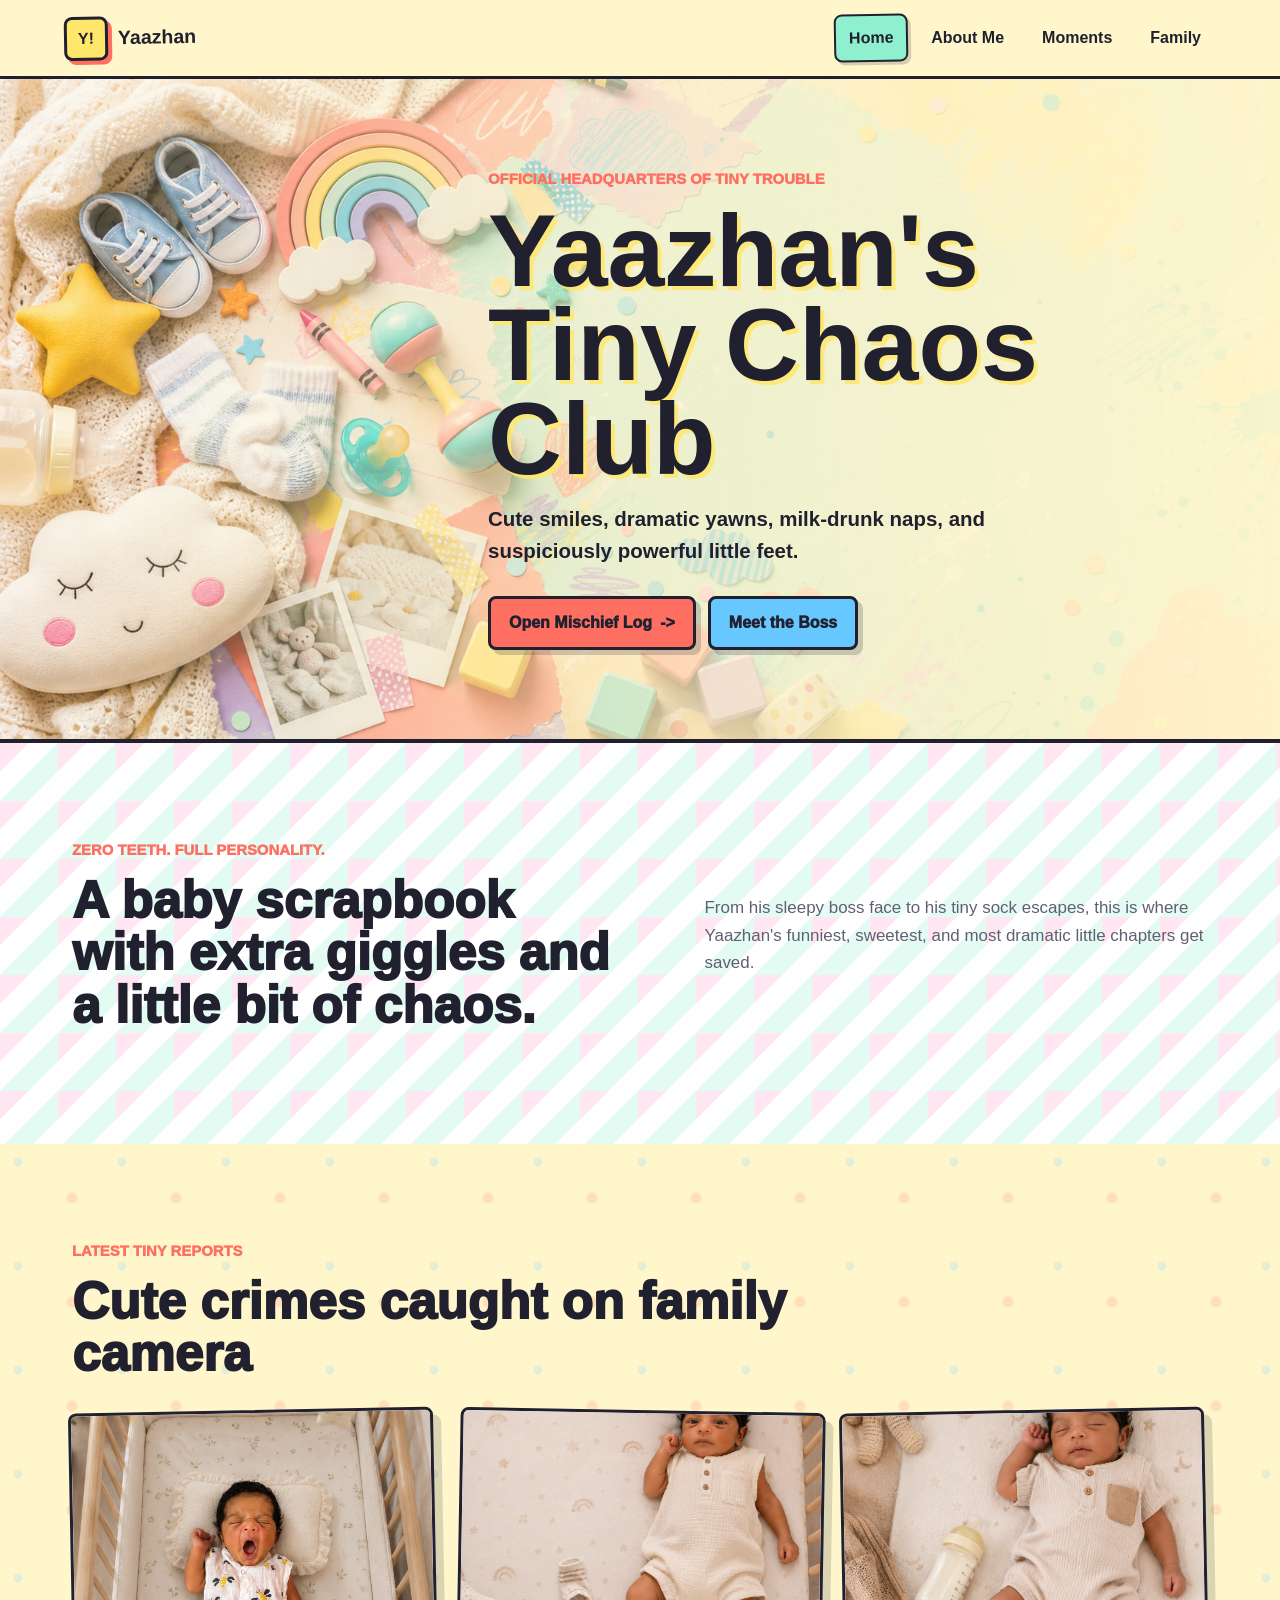
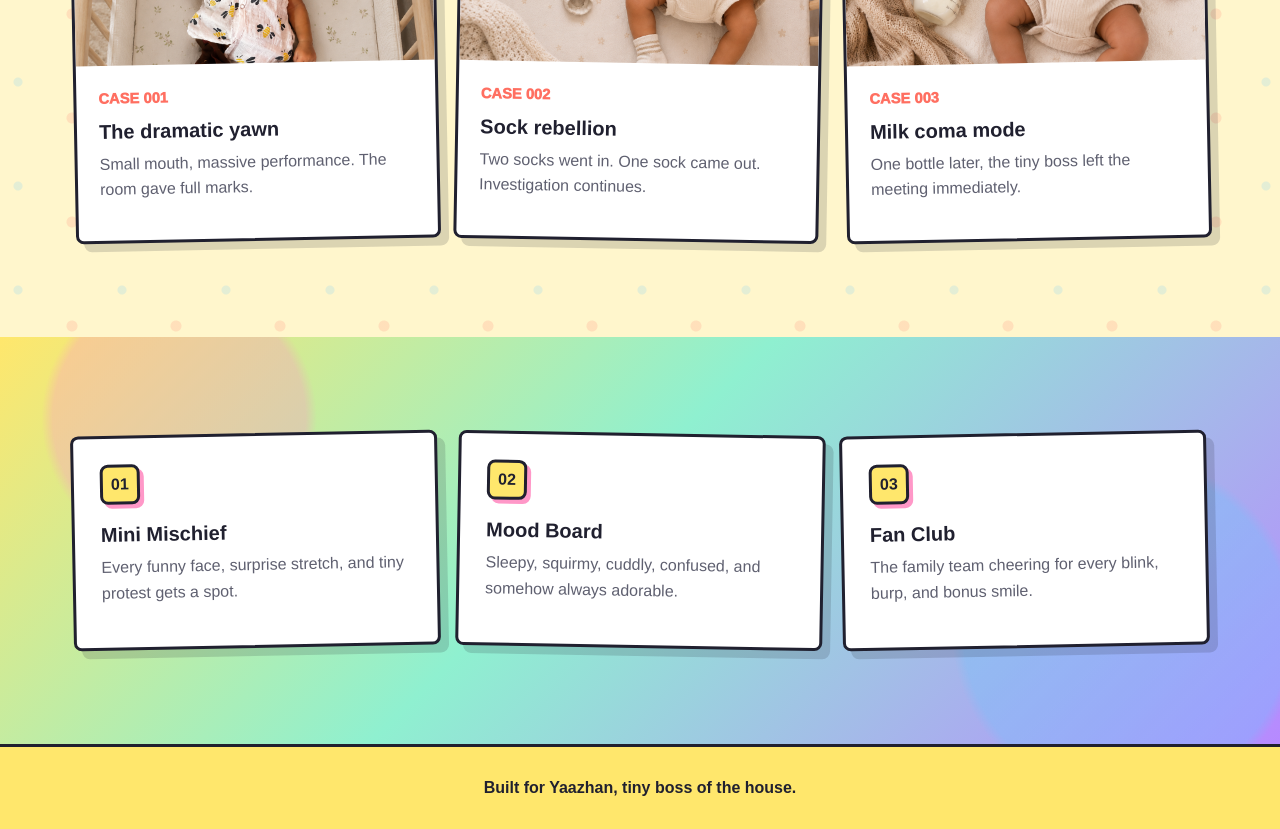
<file: index.html>
<!DOCTYPE html>
<html lang="en">
<head>
  <meta charset="UTF-8">
  <meta name="viewport" content="width=device-width, initial-scale=1.0">
  <title>Yaazhan | Tiny Chaos Club</title>
  <meta name="description" content="A playful portfolio site for baby Yaazhan's cute, funny, and mischievous little moments.">
  <link rel="stylesheet" href="styles.css">
</head>
<body>
  <header class="site-header">
    <a class="brand" href="index.html" aria-label="Yaazhan home">
      <span class="brand-mark">Y!</span>
      <span class="brand-name">Yaazhan</span>
    </a>
    <button class="menu-toggle" type="button" aria-expanded="false" aria-controls="site-nav">
      <span></span>
      <span></span>
      <span></span>
      <span class="visually-hidden">Menu</span>
    </button>
    <nav class="site-nav" id="site-nav" aria-label="Main navigation">
      <a class="active" href="index.html">Home</a>
      <a href="about.html">About Me</a>
      <a href="moments.html">Moments</a>
      <a href="family.html">Family</a>
    </nav>
  </header>

  <main>
    <section class="hero home-hero">
      <div class="hero-copy">
        <p class="eyebrow">Official headquarters of tiny trouble</p>
        <h1>Yaazhan's Tiny Chaos Club</h1>
        <p class="hero-text">Cute smiles, dramatic yawns, milk-drunk naps, and suspiciously powerful little feet.</p>
        <div class="hero-actions">
          <a class="button primary" href="moments.html">Open Mischief Log <span aria-hidden="true">-&gt;</span></a>
          <a class="button secondary" href="about.html">Meet the Boss</a>
        </div>
      </div>
    </section>

    <section class="section intro-band">
      <div class="section-inner split">
        <div>
          <p class="eyebrow">Zero teeth. Full personality.</p>
          <h2>A baby scrapbook with extra giggles and a little bit of chaos.</h2>
        </div>
        <p>From his sleepy boss face to his tiny sock escapes, this is where Yaazhan's funniest, sweetest, and most dramatic little chapters get saved.</p>
      </div>
    </section>

    <section class="section">
      <div class="section-inner">
        <div class="section-heading">
          <p class="eyebrow">Latest tiny reports</p>
          <h2>Cute crimes caught on family camera</h2>
        </div>
        <div class="card-grid three">
          <article class="moment-card">
            <img src="assets/image1.png" alt="Playful baby keepsakes and scrapbook crafts for Yaazhan">
            <div class="card-body">
              <p class="date-label">Case 001</p>
              <h3>The dramatic yawn</h3>
              <p>Small mouth, massive performance. The room gave full marks.</p>
            </div>
          </article>
          <article class="moment-card">
            <img class="crop-left" src="assets/image2.png" alt="Tiny baby shoes, toys, and colorful craft paper">
            <div class="card-body">
              <p class="date-label">Case 002</p>
              <h3>Sock rebellion</h3>
              <p>Two socks went in. One sock came out. Investigation continues.</p>
            </div>
          </article>
          <article class="moment-card">
            <img class="crop-right" src="assets/image3.png" alt="Bright baby scrapbook with crayon scribbles and toys">
            <div class="card-body">
              <p class="date-label">Case 003</p>
              <h3>Milk coma mode</h3>
              <p>One bottle later, the tiny boss left the meeting immediately.</p>
            </div>
          </article>
        </div>
      </div>
    </section>

    <section class="section color-band">
      <div class="section-inner keepsake-row">
        <div class="keepsake">
          <span>01</span>
          <h3>Mini Mischief</h3>
          <p>Every funny face, surprise stretch, and tiny protest gets a spot.</p>
        </div>
        <div class="keepsake">
          <span>02</span>
          <h3>Mood Board</h3>
          <p>Sleepy, squirmy, cuddly, confused, and somehow always adorable.</p>
        </div>
        <div class="keepsake">
          <span>03</span>
          <h3>Fan Club</h3>
          <p>The family team cheering for every blink, burp, and bonus smile.</p>
        </div>
      </div>
    </section>
  </main>

  <footer class="site-footer">
    <p>Built for Yaazhan, tiny boss of the house.</p>
  </footer>

  <script src="script.js"></script>
</body>
</html>
</file>
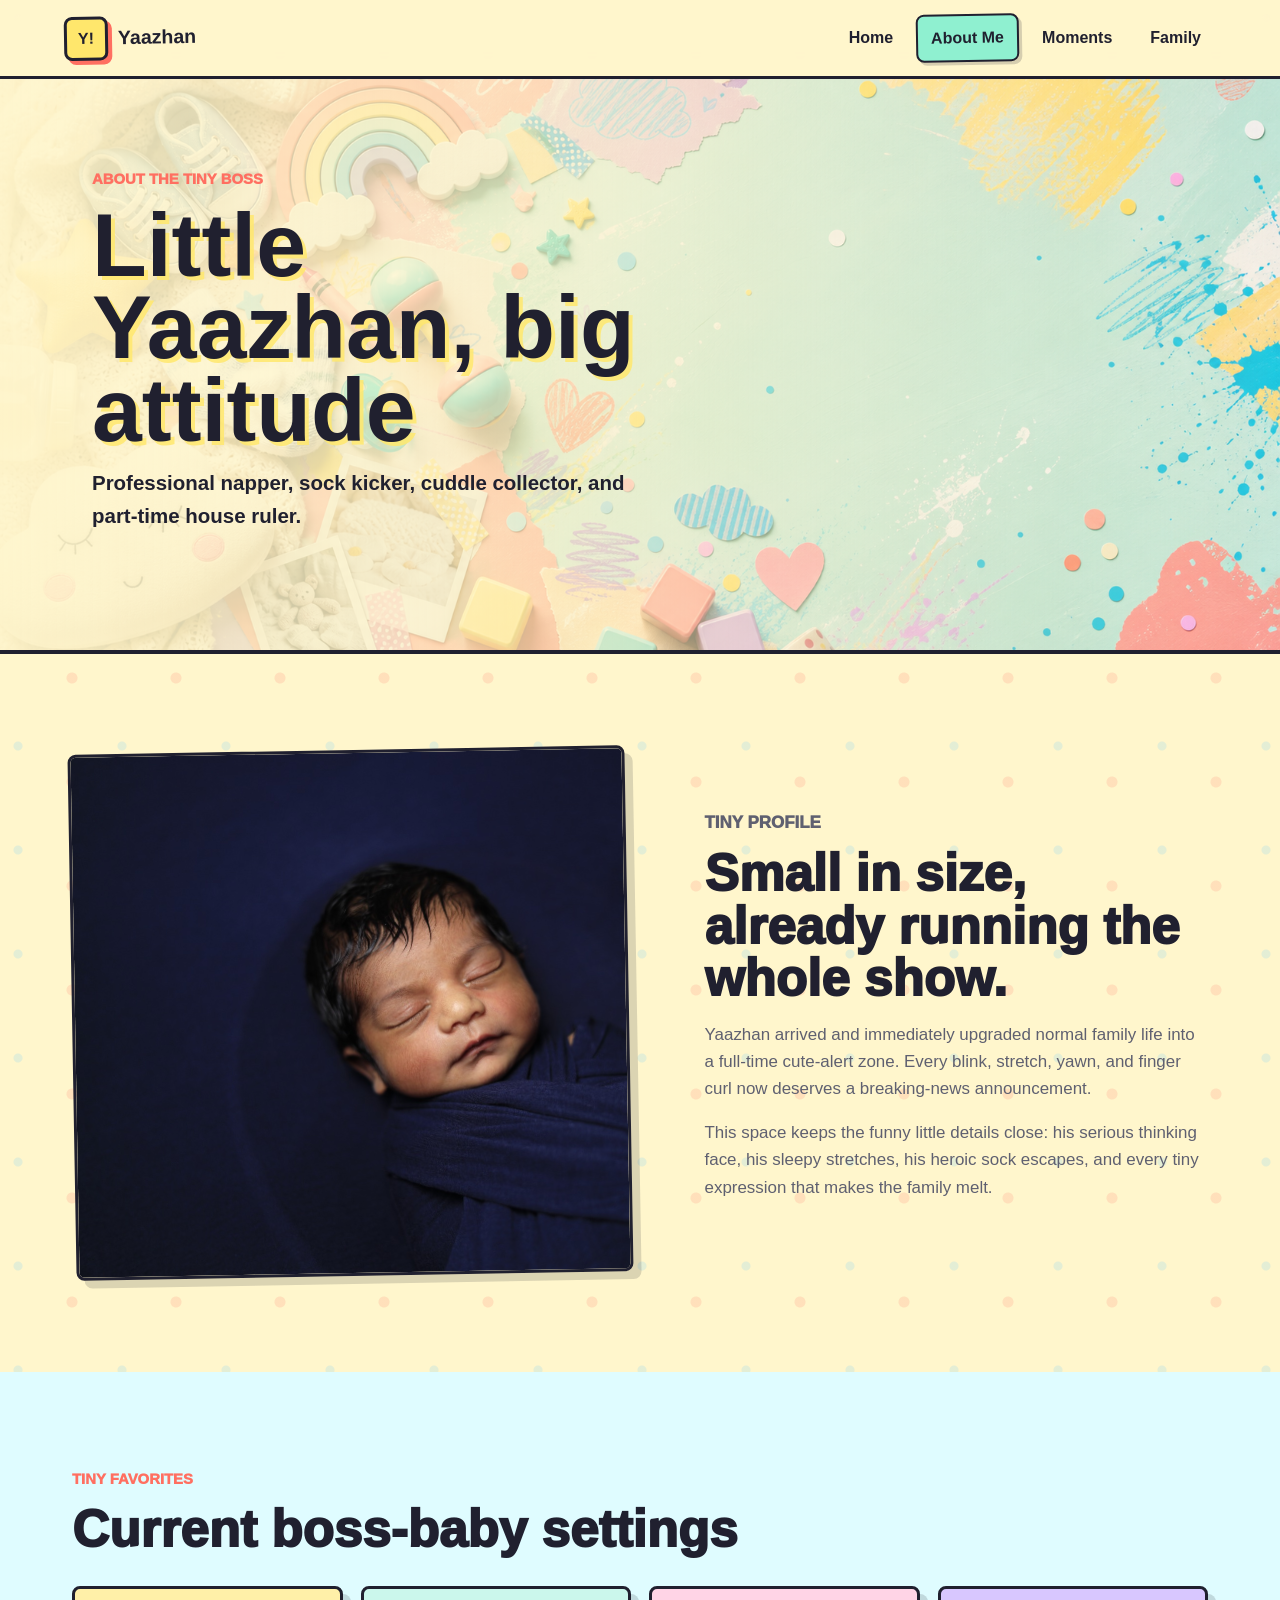
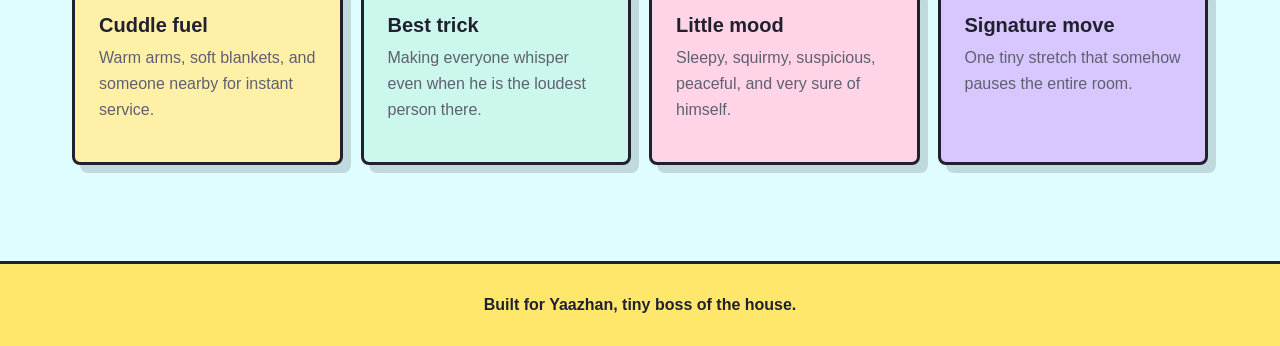
<file: about.html>
<!DOCTYPE html>
<html lang="en">
<head>
  <meta charset="UTF-8">
  <meta name="viewport" content="width=device-width, initial-scale=1.0">
  <title>About Me | Yaazhan</title>
  <meta name="description" content="About baby Yaazhan, his tiny personality, cute moods, and playful little chaos.">
  <link rel="stylesheet" href="styles.css">
</head>
<body>
  <header class="site-header">
    <a class="brand" href="index.html" aria-label="Yaazhan home">
      <span class="brand-mark">Y!</span>
      <span class="brand-name">Yaazhan</span>
    </a>
    <button class="menu-toggle" type="button" aria-expanded="false" aria-controls="site-nav">
      <span></span>
      <span></span>
      <span></span>
      <span class="visually-hidden">Menu</span>
    </button>
    <nav class="site-nav" id="site-nav" aria-label="Main navigation">
      <a href="index.html">Home</a>
      <a class="active" href="about.html">About Me</a>
      <a href="moments.html">Moments</a>
      <a href="family.html">Family</a>
    </nav>
  </header>

  <main>
    <section class="page-hero">
      <div class="hero-copy compact">
        <p class="eyebrow">About the tiny boss</p>
        <h1>Little Yaazhan, big attitude</h1>
        <p class="hero-text">Professional napper, sock kicker, cuddle collector, and part-time house ruler.</p>
      </div>
    </section>

    <section class="section">
      <div class="section-inner about-layout">
        <div class="portrait-panel">
          <img src="assets/image4.jpeg" alt="Playful baby keepsakes with toys, shoes, and colorful scrapbook paper">
        </div>
        <div class="about-copy">
          <p class="eyebrow">Tiny profile</p>
          <h2>Small in size, already running the whole show.</h2>
          <p>Yaazhan arrived and immediately upgraded normal family life into a full-time cute-alert zone. Every blink, stretch, yawn, and finger curl now deserves a breaking-news announcement.</p>
          <p>This space keeps the funny little details close: his serious thinking face, his sleepy stretches, his heroic sock escapes, and every tiny expression that makes the family melt.</p>
        </div>
      </div>
    </section>

    <section class="section soft-band">
      <div class="section-inner">
        <div class="section-heading">
          <p class="eyebrow">Tiny favorites</p>
          <h2>Current boss-baby settings</h2>
        </div>
        <div class="detail-grid">
          <article class="detail-card">
            <h3>Cuddle fuel</h3>
            <p>Warm arms, soft blankets, and someone nearby for instant service.</p>
          </article>
          <article class="detail-card">
            <h3>Best trick</h3>
            <p>Making everyone whisper even when he is the loudest person there.</p>
          </article>
          <article class="detail-card">
            <h3>Little mood</h3>
            <p>Sleepy, squirmy, suspicious, peaceful, and very sure of himself.</p>
          </article>
          <article class="detail-card">
            <h3>Signature move</h3>
            <p>One tiny stretch that somehow pauses the entire room.</p>
          </article>
        </div>
      </div>
    </section>
  </main>

  <footer class="site-footer">
    <p>Built for Yaazhan, tiny boss of the house.</p>
  </footer>

  <script src="script.js"></script>
</body>
</html>
</file>
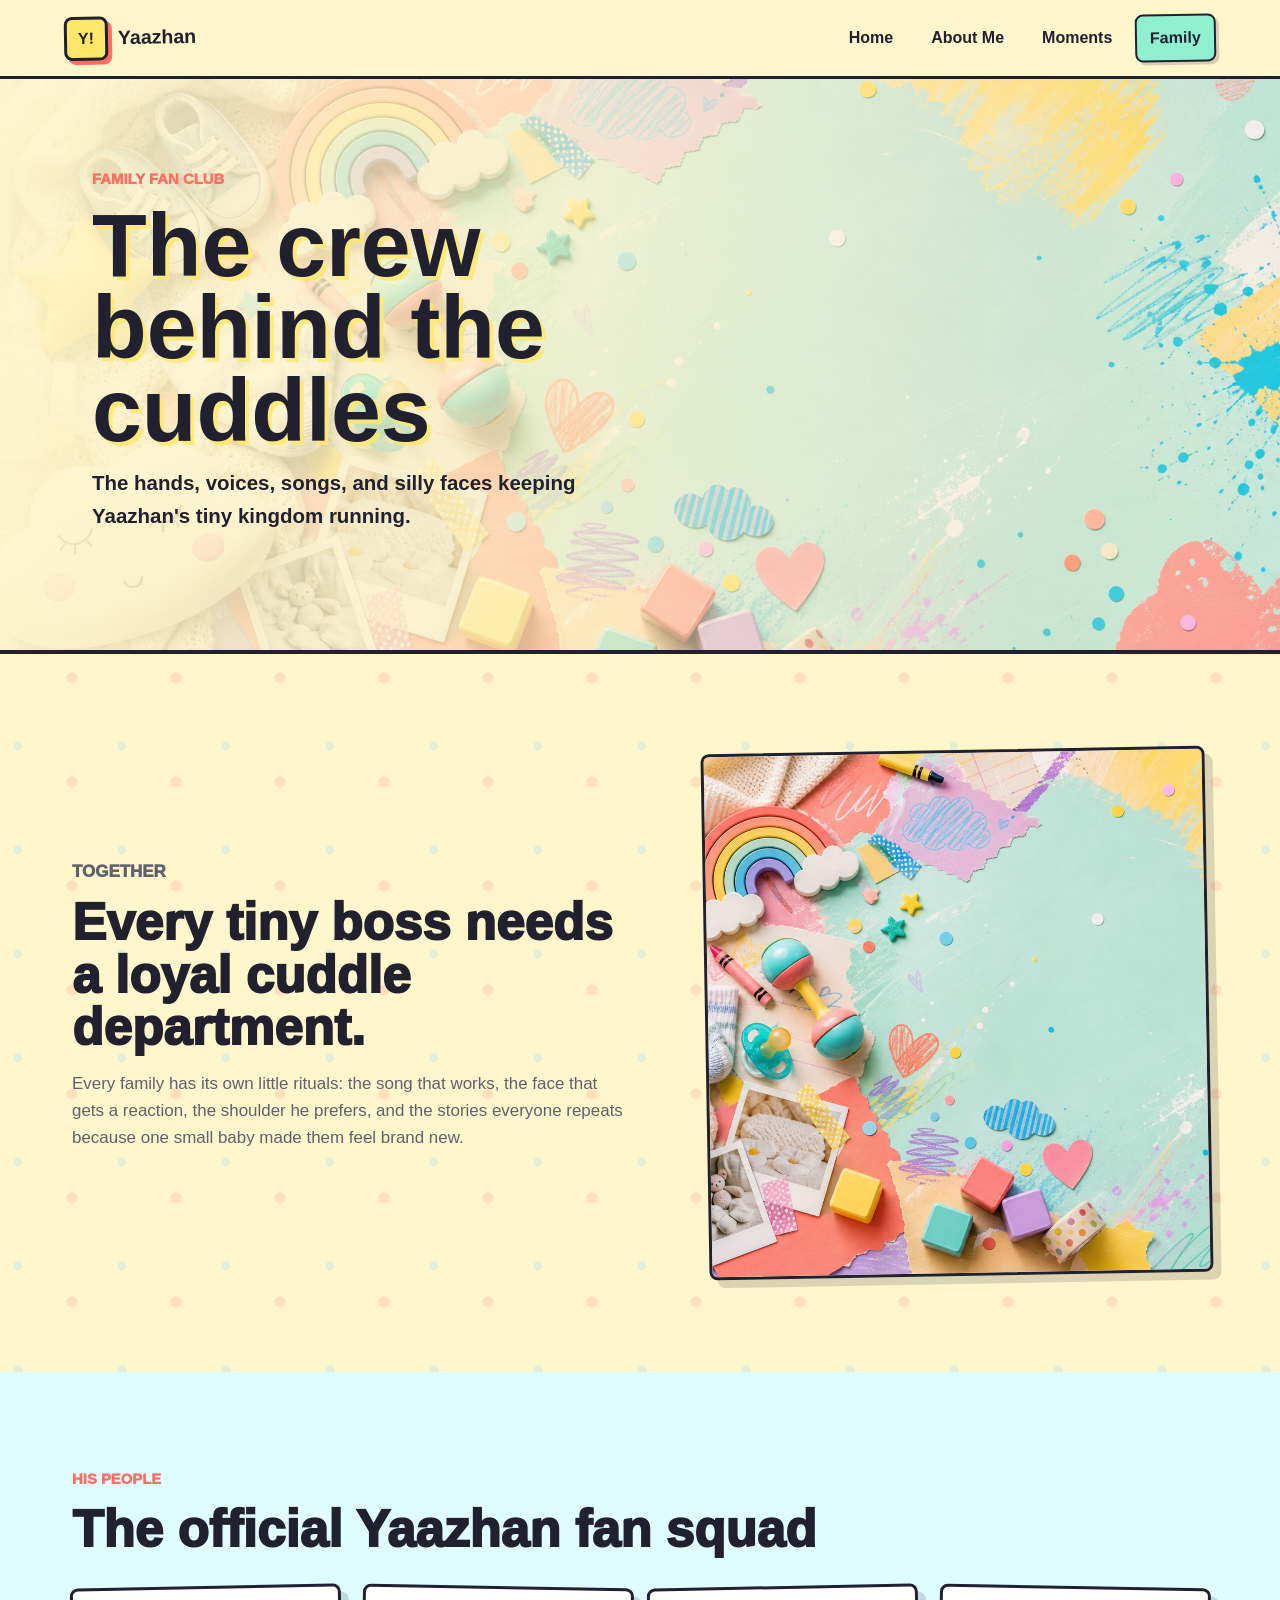
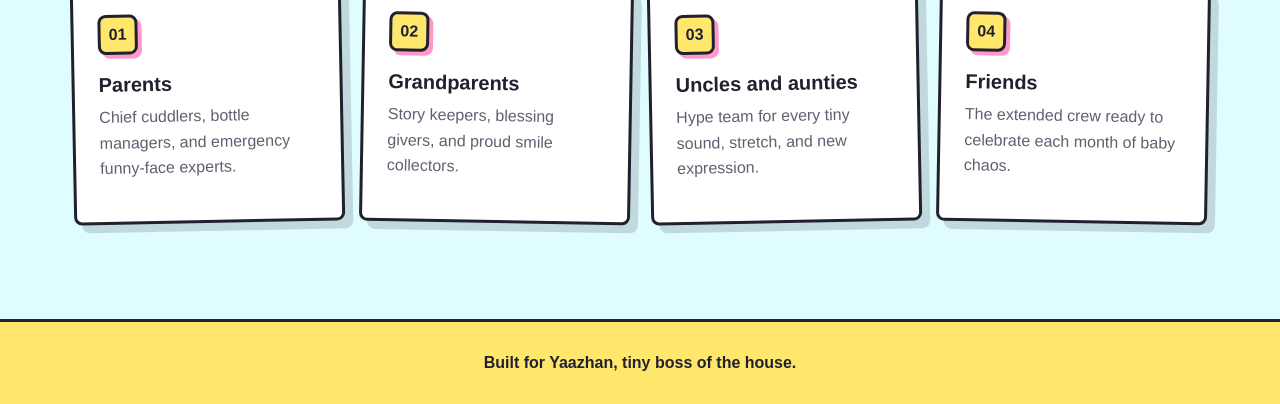
<file: family.html>
<!DOCTYPE html>
<html lang="en">
<head>
  <meta charset="UTF-8">
  <meta name="viewport" content="width=device-width, initial-scale=1.0">
  <title>Family | Yaazhan</title>
  <meta name="description" content="A playful family page for Yaazhan's parents, grandparents, and biggest fans.">
  <link rel="stylesheet" href="styles.css">
</head>
<body>
  <header class="site-header">
    <a class="brand" href="index.html" aria-label="Yaazhan home">
      <span class="brand-mark">Y!</span>
      <span class="brand-name">Yaazhan</span>
    </a>
    <button class="menu-toggle" type="button" aria-expanded="false" aria-controls="site-nav">
      <span></span>
      <span></span>
      <span></span>
      <span class="visually-hidden">Menu</span>
    </button>
    <nav class="site-nav" id="site-nav" aria-label="Main navigation">
      <a href="index.html">Home</a>
      <a href="about.html">About Me</a>
      <a href="moments.html">Moments</a>
      <a class="active" href="family.html">Family</a>
    </nav>
  </header>

  <main>
    <section class="page-hero">
      <div class="hero-copy compact">
        <p class="eyebrow">Family fan club</p>
        <h1>The crew behind the cuddles</h1>
        <p class="hero-text">The hands, voices, songs, and silly faces keeping Yaazhan's tiny kingdom running.</p>
      </div>
    </section>

    <section class="section">
      <div class="section-inner family-layout">
        <div>
          <p class="eyebrow">Together</p>
          <h2>Every tiny boss needs a loyal cuddle department.</h2>
          <p>Every family has its own little rituals: the song that works, the face that gets a reaction, the shoulder he prefers, and the stories everyone repeats because one small baby made them feel brand new.</p>
        </div>
        <div class="family-photo">
          <img src="assets/hero-yaazhan-playful.png" alt="Playful baby keepsakes and colorful scrapbook crafts">
        </div>
      </div>
    </section>

    <section class="section soft-band">
      <div class="section-inner">
        <div class="section-heading">
          <p class="eyebrow">His people</p>
          <h2>The official Yaazhan fan squad</h2>
        </div>
        <div class="family-grid">
          <article class="family-card">
            <span>01</span>
            <h3>Parents</h3>
            <p>Chief cuddlers, bottle managers, and emergency funny-face experts.</p>
          </article>
          <article class="family-card">
            <span>02</span>
            <h3>Grandparents</h3>
            <p>Story keepers, blessing givers, and proud smile collectors.</p>
          </article>
          <article class="family-card">
            <span>03</span>
            <h3>Uncles and aunties</h3>
            <p>Hype team for every tiny sound, stretch, and new expression.</p>
          </article>
          <article class="family-card">
            <span>04</span>
            <h3>Friends</h3>
            <p>The extended crew ready to celebrate each month of baby chaos.</p>
          </article>
        </div>
      </div>
    </section>
  </main>

  <footer class="site-footer">
    <p>Built for Yaazhan, tiny boss of the house.</p>
  </footer>

  <script src="script.js"></script>
</body>
</html>
</file>
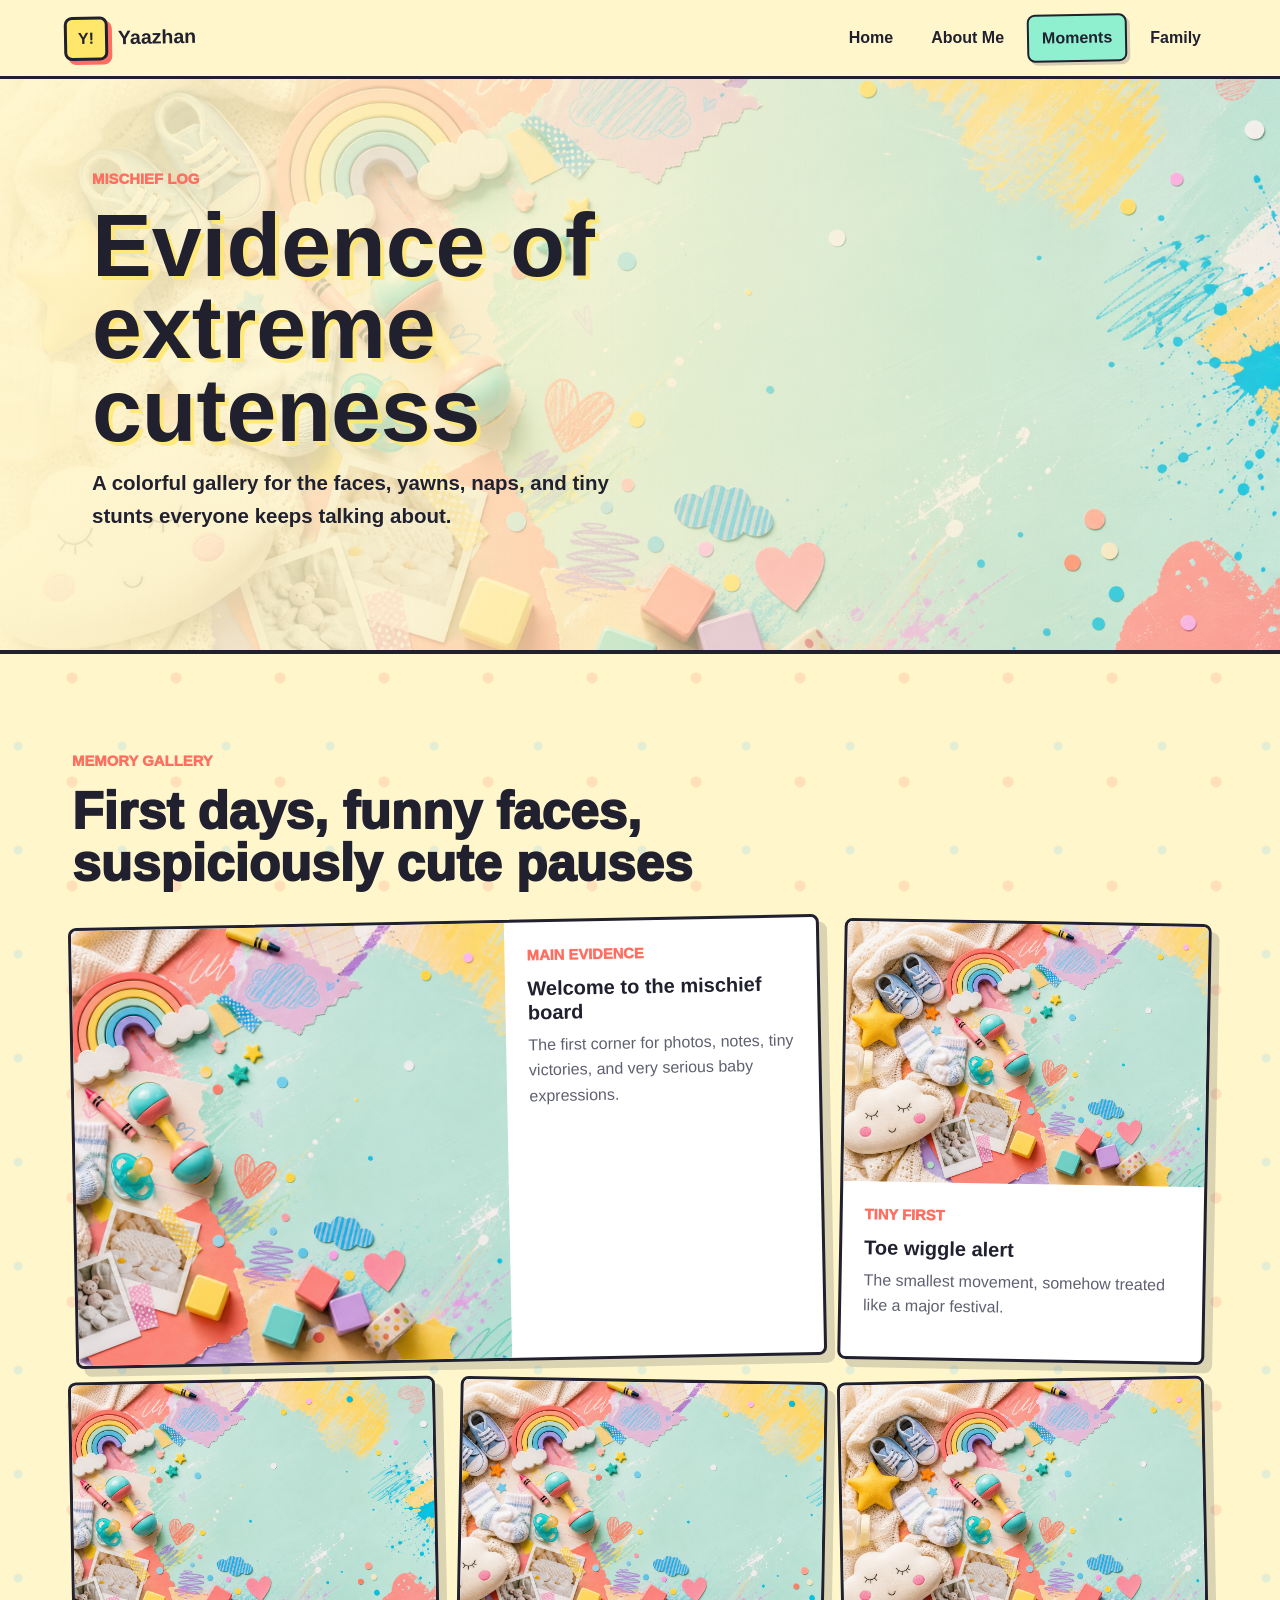
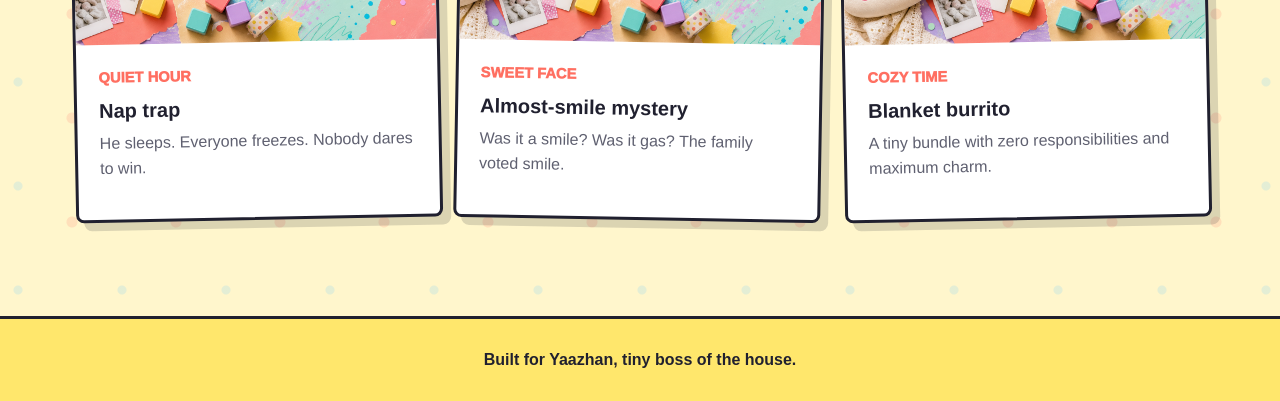
<file: moments.html>
<!DOCTYPE html>
<html lang="en">
<head>
  <meta charset="UTF-8">
  <meta name="viewport" content="width=device-width, initial-scale=1.0">
  <title>Moments | Yaazhan</title>
  <meta name="description" content="A playful gallery of Yaazhan's sweet, funny, and mischievous baby moments.">
  <link rel="stylesheet" href="styles.css">
</head>
<body>
  <header class="site-header">
    <a class="brand" href="index.html" aria-label="Yaazhan home">
      <span class="brand-mark">Y!</span>
      <span class="brand-name">Yaazhan</span>
    </a>
    <button class="menu-toggle" type="button" aria-expanded="false" aria-controls="site-nav">
      <span></span>
      <span></span>
      <span></span>
      <span class="visually-hidden">Menu</span>
    </button>
    <nav class="site-nav" id="site-nav" aria-label="Main navigation">
      <a href="index.html">Home</a>
      <a href="about.html">About Me</a>
      <a class="active" href="moments.html">Moments</a>
      <a href="family.html">Family</a>
    </nav>
  </header>

  <main>
    <section class="page-hero">
      <div class="hero-copy compact">
        <p class="eyebrow">Mischief log</p>
        <h1>Evidence of extreme cuteness</h1>
        <p class="hero-text">A colorful gallery for the faces, yawns, naps, and tiny stunts everyone keeps talking about.</p>
      </div>
    </section>

    <section class="section">
      <div class="section-inner">
        <div class="section-heading">
          <p class="eyebrow">Memory gallery</p>
          <h2>First days, funny faces, suspiciously cute pauses</h2>
        </div>
        <div class="moments-gallery">
          <article class="gallery-card feature">
            <img src="assets/hero-yaazhan-playful.png" alt="Colorful playful baby keepsake scene">
            <div>
              <p class="date-label">Main evidence</p>
              <h3>Welcome to the mischief board</h3>
              <p>The first corner for photos, notes, tiny victories, and very serious baby expressions.</p>
            </div>
          </article>
          <article class="gallery-card">
            <img class="crop-left" src="assets/hero-yaazhan-playful.png" alt="Baby shoes and playful toys on a colorful scrapbook background">
            <div>
              <p class="date-label">Tiny first</p>
              <h3>Toe wiggle alert</h3>
              <p>The smallest movement, somehow treated like a major festival.</p>
            </div>
          </article>
          <article class="gallery-card">
            <img class="crop-right" src="assets/hero-yaazhan-playful.png" alt="Crayon scribbles, colorful craft paper, and baby keepsakes">
            <div>
              <p class="date-label">Quiet hour</p>
              <h3>Nap trap</h3>
              <p>He sleeps. Everyone freezes. Nobody dares to win.</p>
            </div>
          </article>
          <article class="gallery-card">
            <img src="assets/hero-yaazhan-playful.png" alt="Playful baby keepsake scrapbook scene">
            <div>
              <p class="date-label">Sweet face</p>
              <h3>Almost-smile mystery</h3>
              <p>Was it a smile? Was it gas? The family voted smile.</p>
            </div>
          </article>
          <article class="gallery-card">
            <img class="crop-left" src="assets/hero-yaazhan-playful.png" alt="Colorful baby keepsakes and tiny shoes">
            <div>
              <p class="date-label">Cozy time</p>
              <h3>Blanket burrito</h3>
              <p>A tiny bundle with zero responsibilities and maximum charm.</p>
            </div>
          </article>
        </div>
      </div>
    </section>
  </main>

  <footer class="site-footer">
    <p>Built for Yaazhan, tiny boss of the house.</p>
  </footer>

  <script src="script.js"></script>
</body>
</html>
</file>
<file: styles.css>
:root {
  --ink: #20202f;
  --muted: #5f6070;
  --paper: #fff6cc;
  --white: #ffffff;
  --line: #20202f;
  --mint: #8ff0d0;
  --coral: #ff6f61;
  --lemon: #ffe76c;
  --sky: #67c7ff;
  --violet: #b789ff;
  --bubble: #ff98c8;
  --gold: #f0a500;
  --shadow: 8px 8px 0 rgba(32, 32, 47, 0.16);
}

* {
  box-sizing: border-box;
}

html {
  scroll-behavior: smooth;
}

body {
  margin: 0;
  font-family: "Trebuchet MS", "Comic Sans MS", "Avenir Next", "Segoe UI", sans-serif;
  color: var(--ink);
  background:
    radial-gradient(circle at 18px 18px, rgba(103, 199, 255, 0.18) 0 4px, transparent 5px),
    radial-gradient(circle at 72px 54px, rgba(255, 111, 97, 0.16) 0 5px, transparent 6px),
    var(--paper);
  background-size: 104px 104px;
  line-height: 1.6;
  letter-spacing: 0;
}

img {
  display: block;
  max-width: 100%;
}

a {
  color: inherit;
}

.visually-hidden {
  position: absolute;
  width: 1px;
  height: 1px;
  padding: 0;
  margin: -1px;
  overflow: hidden;
  clip: rect(0 0 0 0);
  white-space: nowrap;
  border: 0;
}

.site-header {
  position: sticky;
  top: 0;
  z-index: 20;
  display: flex;
  align-items: center;
  justify-content: space-between;
  gap: 24px;
  min-height: 72px;
  padding: 14px clamp(18px, 5vw, 64px);
  background: rgba(255, 246, 204, 0.92);
  border-bottom: 3px solid var(--ink);
  backdrop-filter: blur(18px);
}

.brand {
  display: inline-flex;
  align-items: center;
  gap: 10px;
  text-decoration: none;
  font-weight: 800;
  transform: rotate(-1deg);
}

.brand-mark {
  display: grid;
  width: 44px;
  height: 44px;
  place-items: center;
  color: var(--ink);
  background: var(--lemon);
  border: 3px solid var(--ink);
  border-radius: 8px;
  box-shadow: 4px 4px 0 var(--coral);
}

.brand-name {
  font-size: clamp(1rem, 2.8vw, 1.22rem);
  color: var(--ink);
}

.site-nav {
  display: flex;
  align-items: center;
  gap: 8px;
}

.site-nav a {
  padding: 9px 13px;
  border-radius: 8px;
  color: var(--ink);
  font-weight: 900;
  text-decoration: none;
  border: 2px solid transparent;
}

.site-nav a:hover,
.site-nav a.active {
  color: var(--ink);
  background: var(--mint);
  border-color: var(--ink);
  box-shadow: 3px 3px 0 rgba(32, 32, 47, 0.18);
  transform: rotate(-1deg);
}

.menu-toggle {
  display: none;
  width: 42px;
  height: 42px;
  border: 3px solid var(--ink);
  border-radius: 8px;
  background: var(--lemon);
  box-shadow: 4px 4px 0 rgba(32, 32, 47, 0.16);
}

.menu-toggle span:not(.visually-hidden) {
  display: block;
  width: 18px;
  height: 2px;
  margin: 4px auto;
  background: var(--ink);
  border-radius: 2px;
}

.hero,
.page-hero {
  position: relative;
  display: flex;
  align-items: center;
  min-height: clamp(480px, calc(100svh - 112px), 660px);
  padding: clamp(48px, 7vw, 96px) clamp(20px, 8vw, 92px);
  overflow: hidden;
  color: var(--ink);
  background-image:
    linear-gradient(90deg, rgba(255, 246, 204, 0.94) 0%, rgba(255, 246, 204, 0.7) 42%, rgba(255, 246, 204, 0.1) 100%),
    url("assets/hero-yaazhan-playful.png");
  background-position: center;
  background-size: cover;
  border-bottom: 4px solid var(--ink);
}

.home-hero {
  justify-content: flex-end;
  background-image:
    linear-gradient(270deg, rgba(255, 246, 204, 0.96) 0%, rgba(255, 246, 204, 0.74) 46%, rgba(255, 246, 204, 0.08) 100%),
    url("assets/hero-yaazhan-playful.png");
}

.page-hero {
  min-height: 360px;
}

.hero-copy {
  position: relative;
  z-index: 1;
  width: min(700px, 100%);
}

.hero-copy.compact {
  width: min(760px, 100%);
}

.eyebrow {
  margin: 0 0 12px;
  color: var(--coral);
  font-size: 0.93rem;
  font-weight: 950;
  text-transform: uppercase;
}

.hero .eyebrow,
.page-hero .eyebrow {
  color: var(--coral);
}

h1,
h2,
h3,
p {
  margin-top: 0;
}

h1 {
  margin-bottom: 16px;
  font-size: clamp(3.1rem, 8vw, 6.9rem);
  line-height: 0.92;
  font-weight: 900;
  max-width: 10ch;
  text-shadow: 4px 4px 0 rgba(255, 231, 108, 0.85);
}

.page-hero h1 {
  font-size: clamp(2.6rem, 7vw, 5.8rem);
  max-width: 11ch;
}

h2 {
  margin-bottom: 16px;
  font-size: clamp(1.9rem, 4vw, 3.35rem);
  line-height: 1.02;
  font-weight: 950;
}

h3 {
  margin-bottom: 8px;
  font-size: 1.25rem;
  line-height: 1.2;
}

.hero-text {
  width: min(570px, 100%);
  margin-bottom: 28px;
  color: var(--ink);
  font-size: clamp(1.06rem, 2vw, 1.28rem);
  font-weight: 800;
}

.hero-actions {
  display: flex;
  flex-wrap: wrap;
  gap: 12px;
}

.button {
  display: inline-flex;
  align-items: center;
  justify-content: center;
  gap: 8px;
  min-height: 46px;
  padding: 11px 18px;
  border: 3px solid var(--ink);
  border-radius: 8px;
  font-weight: 950;
  text-decoration: none;
  box-shadow: 5px 5px 0 rgba(32, 32, 47, 0.2);
  transition: transform 160ms ease, box-shadow 160ms ease;
}

.button:hover {
  box-shadow: 2px 2px 0 rgba(32, 32, 47, 0.22);
  transform: translate(3px, 3px) rotate(-1deg);
}

.button.primary {
  color: var(--ink);
  background: var(--coral);
}

.button.secondary {
  color: var(--ink);
  background: var(--sky);
}

.section {
  padding: clamp(54px, 8vw, 96px) clamp(20px, 6vw, 72px);
}

.section-inner {
  width: min(1160px, 100%);
  margin: 0 auto;
}

.split,
.about-layout,
.family-layout {
  display: grid;
  grid-template-columns: minmax(0, 1.05fr) minmax(300px, 0.95fr);
  gap: clamp(28px, 6vw, 76px);
  align-items: center;
}

.split p:last-child,
.about-copy p,
.family-layout p {
  color: var(--muted);
  font-size: 1.06rem;
}

.intro-band {
  background:
    linear-gradient(135deg, rgba(255, 152, 200, 0.24) 0 25%, transparent 25% 50%, rgba(143, 240, 208, 0.24) 50% 75%, transparent 75%),
    var(--white);
  background-size: 58px 58px;
}

.soft-band {
  background: #dffcff;
}

.color-band {
  background:
    radial-gradient(circle at 14% 20%, rgba(255, 152, 200, 0.34) 0 11%, transparent 12%),
    radial-gradient(circle at 88% 72%, rgba(103, 199, 255, 0.3) 0 14%, transparent 15%),
    linear-gradient(135deg, #ffe76c 0%, #8ff0d0 46%, #b789ff 100%);
}

.section-heading {
  width: min(760px, 100%);
  margin-bottom: 30px;
}

.card-grid {
  display: grid;
  gap: 20px;
}

.card-grid.three {
  grid-template-columns: repeat(3, minmax(0, 1fr));
}

.moment-card,
.detail-card,
.gallery-card,
.family-card,
.keepsake {
  overflow: hidden;
  background: var(--white);
  border: 3px solid var(--ink);
  border-radius: 8px;
  box-shadow: var(--shadow);
  transition: transform 160ms ease, box-shadow 160ms ease;
}

.moment-card:nth-child(odd),
.gallery-card:nth-child(odd),
.family-card:nth-child(odd),
.keepsake:nth-child(odd) {
  transform: rotate(-1.1deg);
}

.moment-card:nth-child(even),
.gallery-card:nth-child(even),
.family-card:nth-child(even),
.keepsake:nth-child(even) {
  transform: rotate(1deg);
}

.moment-card:hover,
.gallery-card:hover,
.detail-card:hover,
.family-card:hover,
.keepsake:hover {
  box-shadow: 4px 4px 0 rgba(32, 32, 47, 0.18);
  transform: translate(4px, 4px) rotate(0deg);
}

.moment-card img {
  width: 100%;
  height: 250px;
  object-fit: cover;
}

.crop-left {
  object-position: left center;
}

.crop-right {
  object-position: right center;
}

.card-body,
.gallery-card div {
  padding: 22px;
}

.date-label {
  margin-bottom: 8px;
  color: var(--coral);
  font-size: 0.92rem;
  font-weight: 950;
  text-transform: uppercase;
}

.card-body p:last-child,
.gallery-card p:last-child,
.detail-card p,
.family-card p,
.keepsake p {
  color: var(--muted);
}

.keepsake-row {
  display: grid;
  grid-template-columns: repeat(3, minmax(0, 1fr));
  gap: 18px;
}

.keepsake {
  padding: 26px;
}

.keepsake span,
.family-card span {
  display: inline-grid;
  width: 40px;
  height: 40px;
  margin-bottom: 18px;
  place-items: center;
  color: var(--ink);
  background: var(--lemon);
  border: 3px solid var(--ink);
  border-radius: 8px;
  font-weight: 900;
  box-shadow: 4px 4px 0 var(--bubble);
}

.portrait-panel,
.family-photo {
  overflow: hidden;
  border-radius: 8px;
  box-shadow: var(--shadow);
  border: 3px solid var(--ink);
  transform: rotate(-1deg);
}

.portrait-panel img,
.family-photo img {
  width: 100%;
  height: min(520px, 70vw);
  object-fit: cover;
}

.portrait-panel img {
  object-position: left center;
}

.detail-grid,
.family-grid {
  display: grid;
  grid-template-columns: repeat(4, minmax(0, 1fr));
  gap: 18px;
}

.detail-card,
.family-card {
  padding: 24px;
}

.detail-card:nth-child(1) {
  background: #fff0a8;
}

.detail-card:nth-child(2) {
  background: #cbf7ec;
}

.detail-card:nth-child(3) {
  background: #ffd4e6;
}

.detail-card:nth-child(4) {
  background: #d8c7ff;
}

.moments-gallery {
  display: grid;
  grid-template-columns: repeat(3, minmax(0, 1fr));
  gap: 18px;
}

.gallery-card {
  display: flex;
  flex-direction: column;
}

.gallery-card.feature {
  grid-column: span 2;
  display: grid;
  grid-template-columns: minmax(0, 1fr) minmax(260px, 0.72fr);
}

.gallery-card img {
  width: 100%;
  height: 260px;
  object-fit: cover;
}

.gallery-card.feature img {
  height: 100%;
  min-height: 330px;
}

.site-footer {
  padding: 28px 20px;
  color: var(--ink);
  text-align: center;
  background: var(--lemon);
  border-top: 3px solid var(--ink);
  font-weight: 900;
}

.site-footer p {
  margin: 0;
}

@media (max-width: 920px) {
  .site-header {
    align-items: flex-start;
    min-height: 64px;
  }

  .menu-toggle {
    display: block;
  }

  .site-nav {
    position: absolute;
    top: 64px;
    left: 16px;
    right: 16px;
    display: none;
    flex-direction: column;
    align-items: stretch;
    padding: 10px;
    background: var(--white);
    border: 3px solid var(--ink);
    border-radius: 8px;
    box-shadow: var(--shadow);
  }

  .site-nav.open {
    display: flex;
  }

  .site-nav a {
    padding: 12px 14px;
  }

  .split,
  .about-layout,
  .family-layout,
  .gallery-card.feature {
    grid-template-columns: 1fr;
  }

  .card-grid.three,
  .keepsake-row,
  .detail-grid,
  .family-grid,
  .moments-gallery {
    grid-template-columns: repeat(2, minmax(0, 1fr));
  }

  .gallery-card.feature {
    grid-column: span 1;
  }

  .gallery-card.feature img {
    height: 280px;
    min-height: 0;
  }
}

@media (max-width: 620px) {
  .hero,
  .page-hero {
    min-height: clamp(450px, calc(100svh - 96px), 590px);
    padding: 52px 20px;
    background-position: 36% center;
  }

  .home-hero {
    justify-content: flex-start;
    background-image:
      linear-gradient(90deg, rgba(255, 246, 204, 0.96) 0%, rgba(255, 246, 204, 0.78) 56%, rgba(255, 246, 204, 0.16) 100%),
      url("assets/hero-yaazhan-playful.png");
  }

  h1 {
    font-size: clamp(2.9rem, 17vw, 4.6rem);
    max-width: 8ch;
  }

  .page-hero h1 {
    font-size: clamp(2.35rem, 13vw, 3.7rem);
  }

  .card-grid.three,
  .keepsake-row,
  .detail-grid,
  .family-grid,
  .moments-gallery {
    grid-template-columns: 1fr;
  }

  .moment-card img,
  .gallery-card img,
  .gallery-card.feature img {
    height: 230px;
  }

  .button {
    width: 100%;
  }
}
</file>
